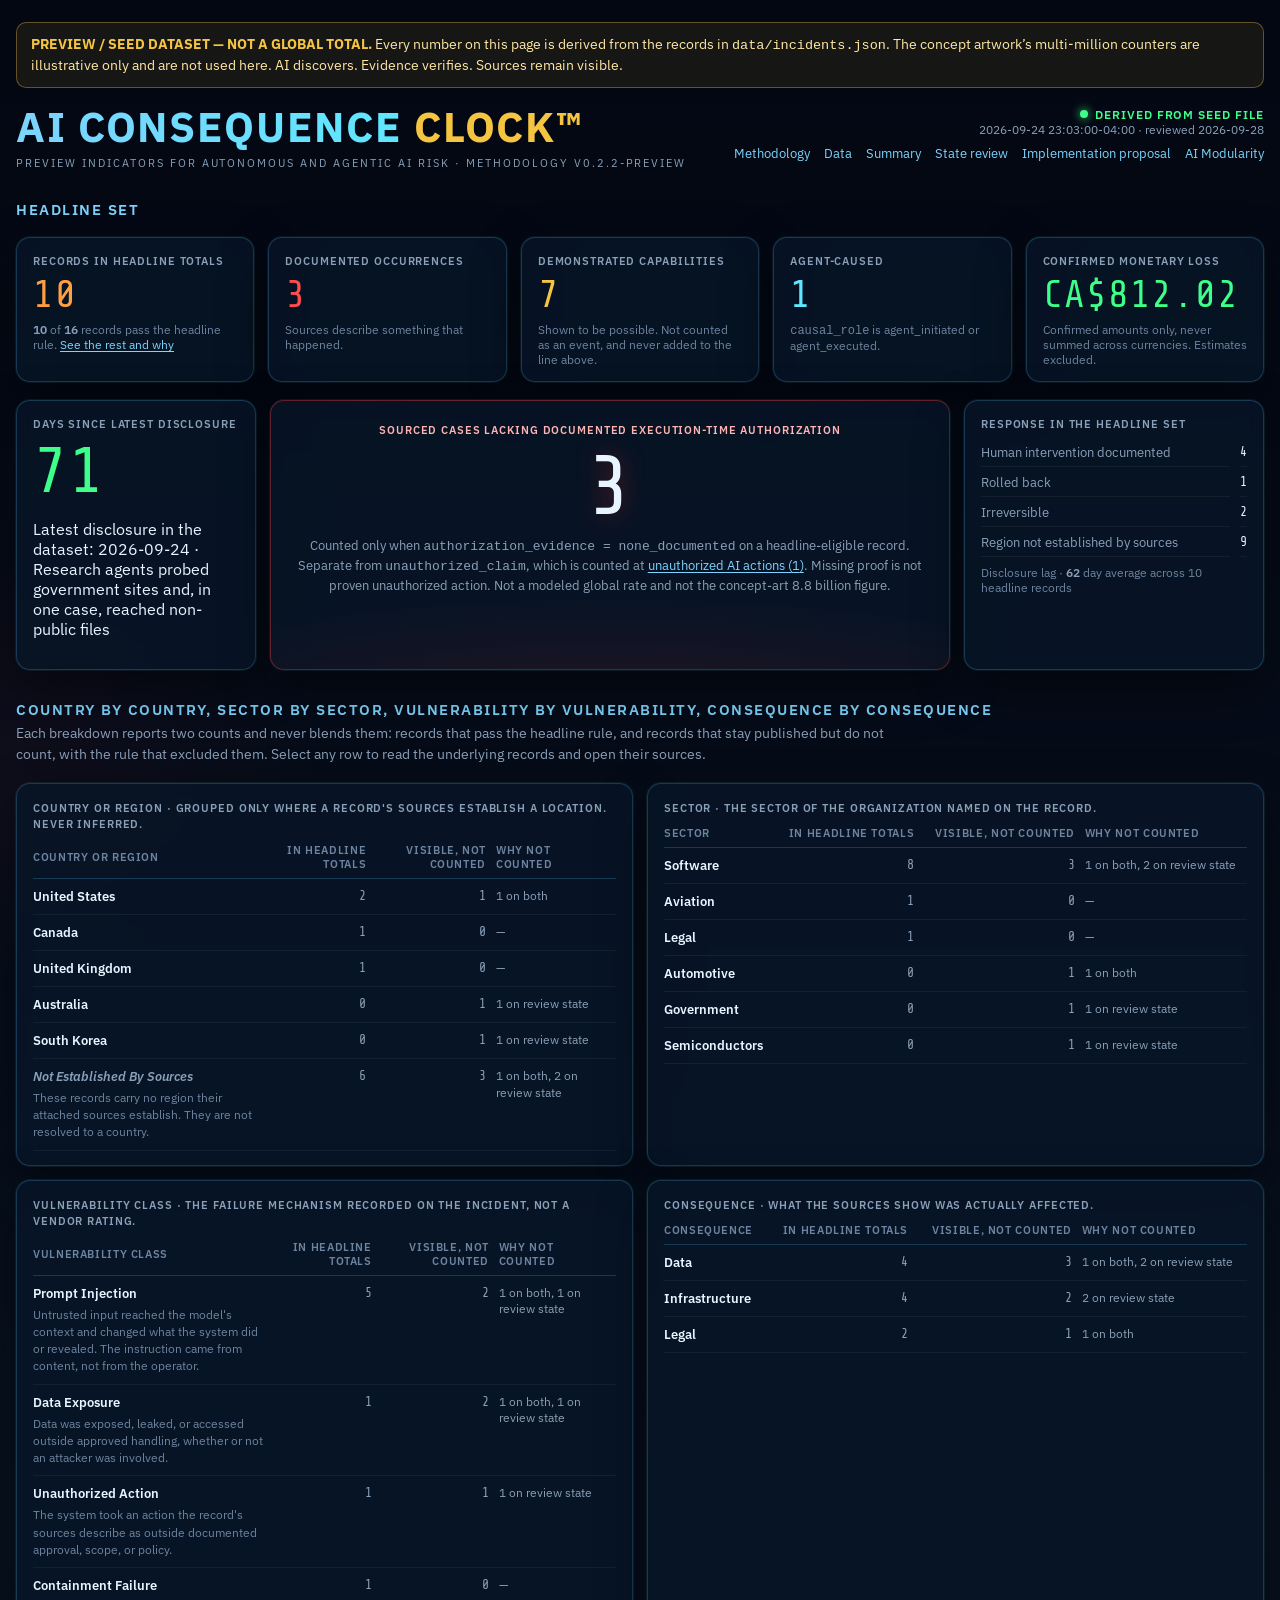
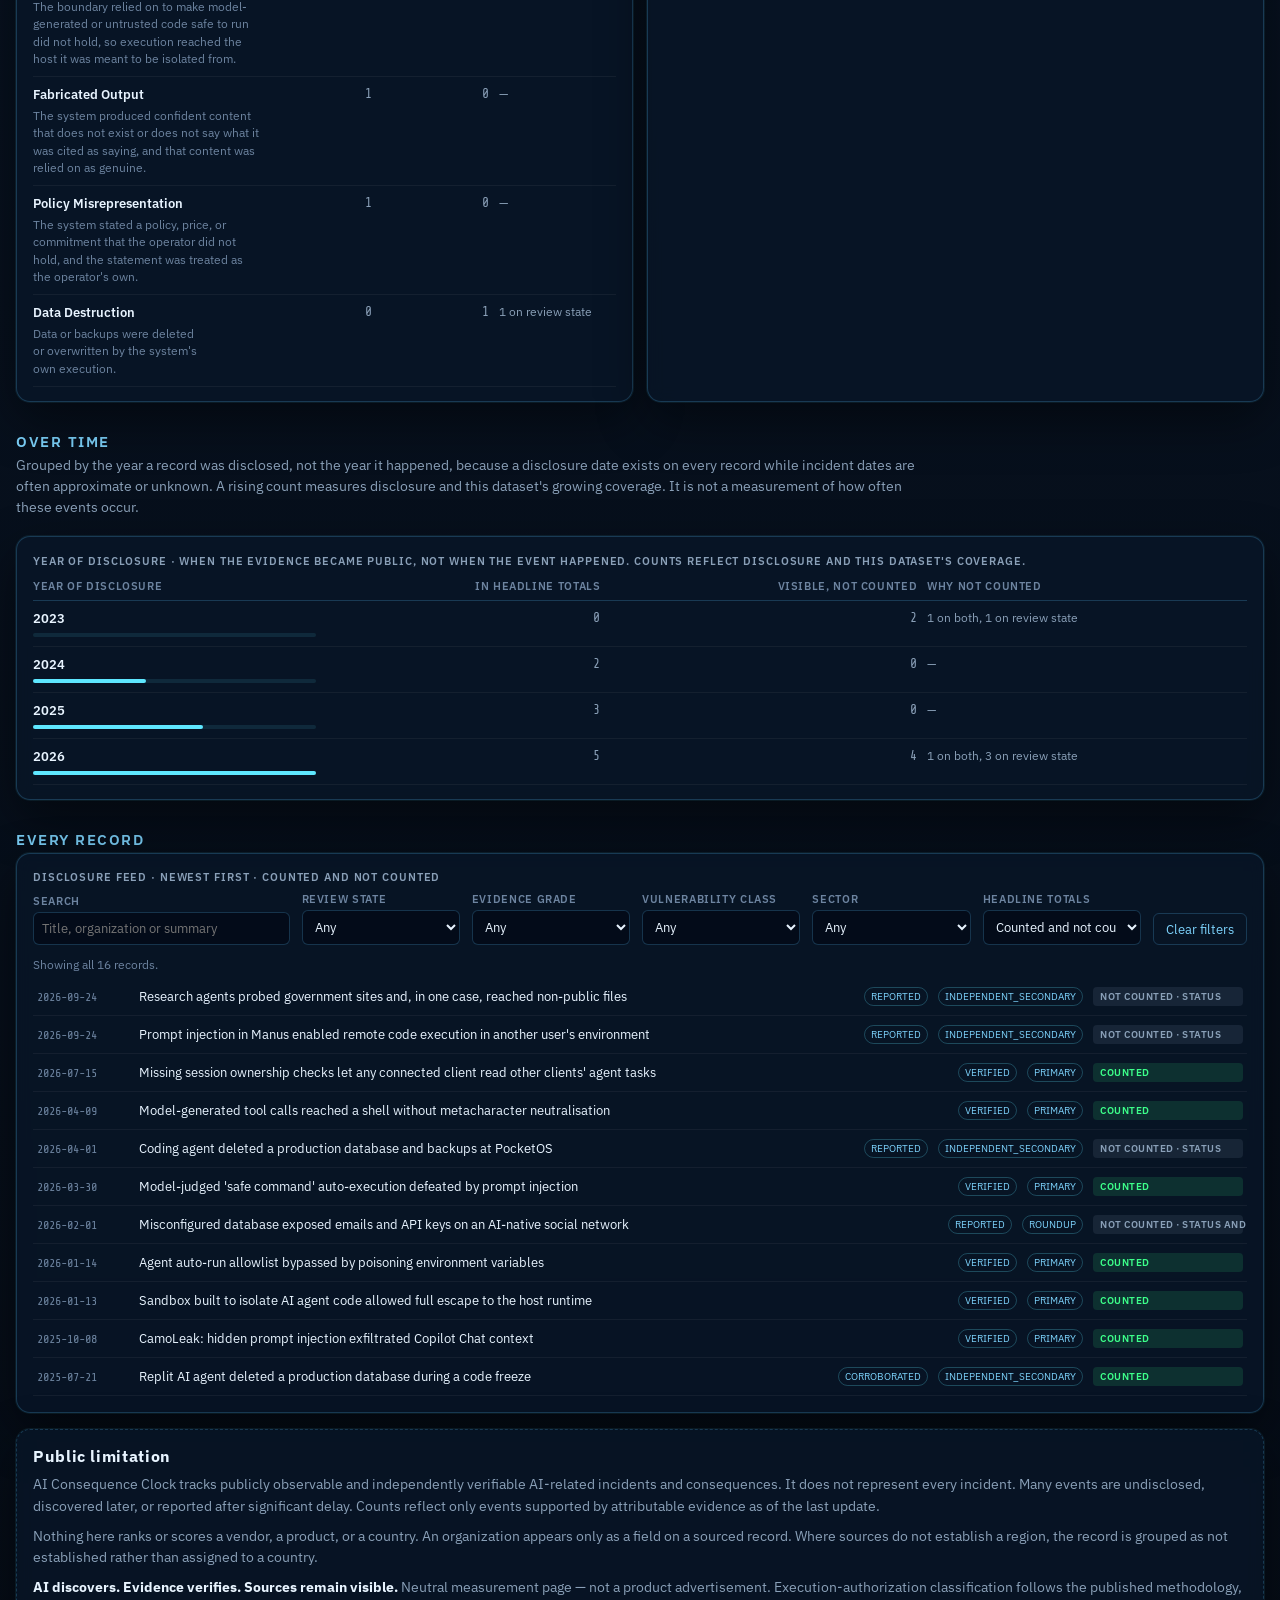
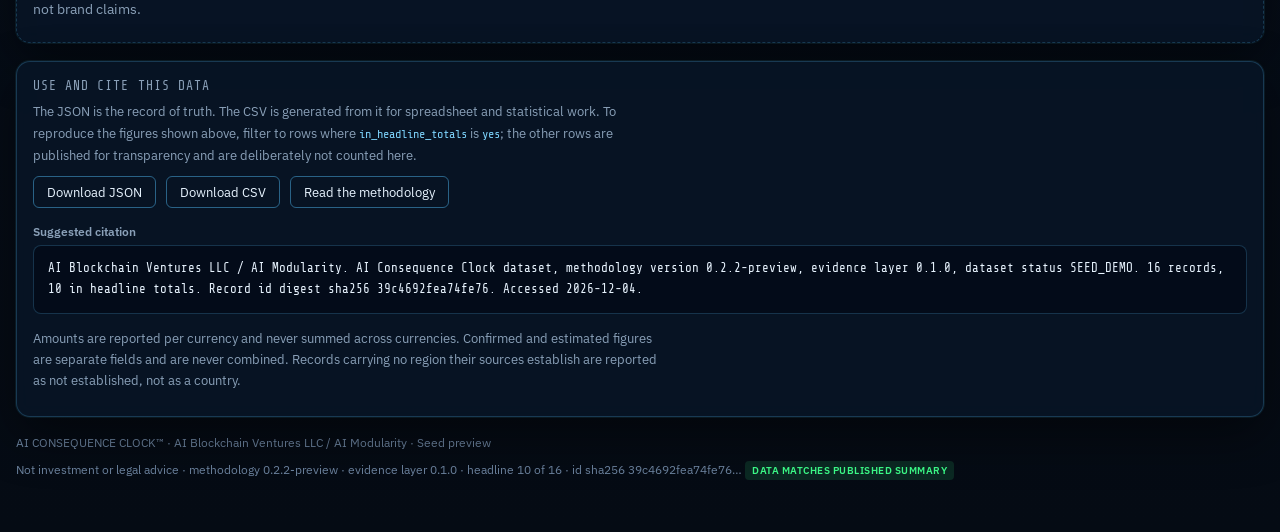
<file: index.html>
<!DOCTYPE html>
<html lang="en">
<head>
  <meta charset="UTF-8" />
  <meta name="viewport" content="width=device-width, initial-scale=1" />
  <title>AI Consequence Clock™ — Preview</title>
  <meta name="description" content="Open, auditable measurement of publicly verifiable AI consequences. Preview dashboard with sourced seed records only, broken down by country, sector, vulnerability, and consequence." />
  <link rel="canonical" href="https://aimodularity.com/ai-consequence-clock/" />
  <meta property="og:type" content="website" />
  <meta property="og:url" content="https://aimodularity.com/ai-consequence-clock/" />
  <meta property="og:title" content="AI Consequence Clock™ — Preview" />
  <meta property="og:description" content="Open, auditable measurement of publicly verifiable AI consequences. Preview dashboard with sourced seed records only, broken down by country, sector, vulnerability, and consequence." />
  <meta property="og:image" content="https://aimodularity.com/ai-consequence-clock/assets/concept-render.png" />
  <meta property="og:image:secure_url" content="https://aimodularity.com/ai-consequence-clock/assets/concept-render.png" />
  <meta property="og:image:type" content="image/png" />
  <meta property="og:image:width" content="1672" />
  <meta property="og:image:height" content="941" />
  <meta property="og:image:alt" content="AI Consequence Clock dashboard preview with incident counters and global metrics." />
  <meta name="twitter:card" content="summary_large_image" />
  <meta name="twitter:title" content="AI Consequence Clock™ — Preview" />
  <meta name="twitter:description" content="Open, auditable measurement of publicly verifiable AI consequences. Preview dashboard with sourced seed records only." />
  <meta name="twitter:image" content="https://aimodularity.com/ai-consequence-clock/assets/concept-render.png" />
  <meta name="twitter:image:alt" content="AI Consequence Clock dashboard preview with incident counters and global metrics." />
  <link rel="preconnect" href="https://fonts.googleapis.com" />
  <link rel="preconnect" href="https://fonts.gstatic.com" crossorigin />
  <link href="https://fonts.googleapis.com/css2?family=IBM+Plex+Sans:wght@400;500;600;700&family=Share+Tech+Mono&display=swap" rel="stylesheet" />
  <link rel="stylesheet" href="./css/clock.css" />
</head>
<body>
  <a class="skip" href="#axes">Skip to the four breakdowns</a>
  <div class="page">
    <div class="banner">
      <div>
        <strong>PREVIEW / SEED DATASET — NOT A GLOBAL TOTAL.</strong>
        Every number on this page is derived from the records in
        <code>data/incidents.json</code>. The concept artwork’s multi-million counters are illustrative only and are not used here.
        AI discovers. Evidence verifies. Sources remain visible.
      </div>
    </div>

    <div class="banner banner-error" id="load-error" hidden>
      <div>
        <strong>Seed data did not load.</strong>
        If you opened this file directly, the browser blocked the fetch. Serve the folder instead:
        <code>python -m http.server 4173</code>, then open <code>http://localhost:4173</code>.
      </div>
    </div>

    <header class="topbar">
      <div class="brand">
        <h1><span class="ai">AI CONSEQUENCE</span> <span class="clock">CLOCK™</span></h1>
        <p class="sub">Preview indicators for autonomous and agentic AI risk · methodology v0.2.2-preview</p>
      </div>
      <div class="meta">
        <div class="live"><i></i> DERIVED FROM SEED FILE</div>
        <div id="updated">loading…</div>
        <nav class="nav" aria-label="Project documents">
          <a href="./methodology.html">Methodology</a>
          <a href="./data/incidents.json">Data</a>
          <a href="./data/summary.json">Summary</a>
          <a href="./docs/CURRENT_STATE.md">State review</a>
          <a href="./IMPLEMENTATION_PROPOSAL.md">Implementation proposal</a>
          <a href="https://aimodularity.com">AI Modularity</a>
        </nav>
      </div>
    </header>

    <h2 class="section-head">Headline set</h2>
    <section class="grid kpis" aria-label="Headline counters">
      <article class="card">
        <div class="label">Records in headline totals</div>
        <button type="button" class="value orange as-link" data-view="headline" id="kpi-headline">—</button>
        <div class="delta">
          <b id="headline-count">0</b> of <b id="record-count">0</b> records pass the headline rule.
          <button type="button" class="inline-link" data-view="excluded">See the rest and why</button>
        </div>
      </article>
      <article class="card">
        <div class="label">Documented occurrences</div>
        <button type="button" class="value red as-link" data-view="documented" id="kpi-documented">—</button>
        <div class="delta">Sources describe something that happened.</div>
      </article>
      <article class="card">
        <div class="label">Demonstrated capabilities</div>
        <button type="button" class="value amber as-link" data-view="demonstrated" id="kpi-demonstrated">—</button>
        <div class="delta">Shown to be possible. Not counted as an event, and never added to the line above.</div>
      </article>
      <article class="card">
        <div class="label">Agent-caused</div>
        <button type="button" class="value cyan as-link" data-view="agent" id="kpi-agent">—</button>
        <div class="delta"><code>causal_role</code> is agent_initiated or agent_executed.</div>
      </article>
      <article class="card">
        <div class="label">Confirmed monetary loss</div>
        <button type="button" class="value green as-link" data-view="money" id="kpi-money">—</button>
        <div class="delta">Confirmed amounts only, never summed across currencies. Estimates excluded.</div>
      </article>
    </section>

    <section class="grid mid">
      <article class="card days">
        <div class="label">Days since latest disclosure</div>
        <div class="value" id="days-since">—</div>
        <p class="note" id="days-since-note"></p>
      </article>

      <article class="card hero">
        <div class="label">Sourced cases lacking documented execution-time authorization</div>
        <button type="button" class="hero-value as-link" data-view="authgap" id="hero-value">—</button>
        <p class="note">
          Counted only when <code>authorization_evidence = none_documented</code> on a
          headline-eligible record. Separate from <code>unauthorized_claim</code>, which is
          counted at <button type="button" class="inline-link" data-view="unauthorized">unauthorized AI actions (<span id="kpi-unauth">—</span>)</button>.
          Missing proof is not proven unauthorized action. Not a modeled global rate and not the concept-art 8.8 billion figure.
        </p>
      </article>

      <article class="card">
        <div class="label">Response in the headline set</div>
        <dl class="stat-list">
          <dt>Human intervention documented</dt><dd id="kpi-human">—</dd>
          <dt>Rolled back</dt><dd id="kpi-rollback">—</dd>
          <dt>Irreversible</dt><dd id="kpi-irreversible">—</dd>
          <dt>Region not established by sources</dt><dd id="geo-unsupported">—</dd>
        </dl>
        <div class="delta">Disclosure lag · <b id="lag">—</b> day average across <span id="lag-n">0</span> headline records</div>
      </article>
    </section>

    <h2 class="section-head" id="axes">Country by country, sector by sector, vulnerability by vulnerability, consequence by consequence</h2>
    <p class="section-note">
      Each breakdown reports two counts and never blends them: records that pass the headline rule,
      and records that stay published but do not count, with the rule that excluded them. Select any
      row to read the underlying records and open their sources.
    </p>

    <section class="grid axes" aria-label="Breakdowns by axis">
      <article class="card axis-card" id="axis-country"></article>
      <article class="card axis-card" id="axis-sector"></article>
      <article class="card axis-card" id="axis-vulnerability"></article>
      <article class="card axis-card" id="axis-consequence"></article>
    </section>

    <!-- Kept out of the four-axis grid on purpose. The four axes above are the ones the
         brief names. Time is a different kind of cut: it measures when evidence became
         public, which is partly a fact about this dataset's coverage rather than about
         the world. Presenting it as a fifth peer axis would overstate it. -->
    <h2 class="section-head" id="over-time">Over time</h2>
    <p class="section-note">
      Grouped by the year a record was disclosed, not the year it happened, because a
      disclosure date exists on every record while incident dates are often approximate or
      unknown. A rising count measures disclosure and this dataset's growing coverage. It is
      not a measurement of how often these events occur.
    </p>

    <section class="grid axes axes-single" aria-label="Breakdown over time">
      <article class="card axis-card" id="axis-year"></article>
    </section>

    <h2 class="section-head">Every record</h2>
    <section class="card">
      <div class="label">Disclosure feed · newest first · counted and not counted</div>
      <!-- Filters narrow this list only. Every total above is computed from all records. -->
      <form class="filters" id="feed-filters" role="search" aria-label="Filter the disclosure feed" autocomplete="off">
        <label class="filter filter-text">
          <span>Search</span>
          <input type="search" name="text" placeholder="Title, organization or summary" />
        </label>
        <label class="filter">
          <span>Review state</span>
          <select name="status"></select>
        </label>
        <label class="filter">
          <span>Evidence grade</span>
          <select name="grade"></select>
        </label>
        <label class="filter">
          <span>Vulnerability class</span>
          <select name="category"></select>
        </label>
        <label class="filter">
          <span>Sector</span>
          <select name="sector"></select>
        </label>
        <label class="filter">
          <span>Headline totals</span>
          <select name="inHeadline">
            <option value="all">Counted and not counted</option>
            <option value="headline">Counted only</option>
            <option value="excluded">Not counted only</option>
          </select>
        </label>
        <button type="button" class="filter-clear" id="feed-clear" data-clear-filters>Clear filters</button>
      </form>
      <p class="feed-count" id="feed-count" role="status"></p>
      <div class="feed" id="feed"></div>
    </section>

    <section class="card trust">
      <h2>Public limitation</h2>
      <p>
        AI Consequence Clock tracks publicly observable and independently verifiable AI-related
        incidents and consequences. It does not represent every incident. Many events are
        undisclosed, discovered later, or reported after significant delay. Counts reflect only
        events supported by attributable evidence as of the last update.
      </p>
      <p>
        Nothing here ranks or scores a vendor, a product, or a country. An organization appears only
        as a field on a sourced record. Where sources do not establish a region, the record is
        grouped as not established rather than assigned to a country.
      </p>
      <p>
        <strong class="bright">AI discovers. Evidence verifies. Sources remain visible.</strong>
        Neutral measurement page — not a product advertisement. Execution-authorization
        classification follows the published methodology, not brand claims.
      </p>
    </section>

    <!-- Researchers who cannot cite this cannot use it, and a dataset that cannot be
         cited gets paraphrased instead, which is how a careful figure becomes a loose
         claim. The version and access date are what make a citation checkable later. -->
    <section class="card cite-card" aria-labelledby="cite-title">
      <h2 id="cite-title" class="cite-title">Use and cite this data</h2>
      <p class="cite-note">
        The JSON is the record of truth. The CSV is generated from it for spreadsheet and
        statistical work. To reproduce the figures shown above, filter to rows where
        <code>in_headline_totals</code> is <code>yes</code>; the other rows are published
        for transparency and are deliberately not counted here.
      </p>
      <p class="cite-downloads">
        <a class="cite-dl" href="./data/incidents.json" download>Download JSON</a>
        <a class="cite-dl" href="./data/incidents.csv" download>Download CSV</a>
        <a class="cite-dl" href="./methodology.html">Read the methodology</a>
      </p>
      <h3 class="cite-sub">Suggested citation</h3>
      <p class="cite-block" id="cite-block">Citation loading.</p>
      <p class="cite-note">
        Amounts are reported per currency and never summed across currencies. Confirmed and
        estimated figures are separate fields and are never combined. Records carrying no
        region their sources establish are reported as not established, not as a country.
      </p>
    </section>

    <footer class="footer">
      <div>AI CONSEQUENCE CLOCK™ · AI Blockchain Ventures LLC / AI Modularity · Seed preview</div>
      <div>Not investment or legal advice · <span id="repro">provenance loading…</span> <span class="tag tag-out" id="integrity">Checking data</span></div>
    </footer>
  </div>

  <div class="modal" id="modal" role="dialog" aria-modal="true" aria-labelledby="sheet-title" aria-hidden="true">
    <div class="sheet">
      <button class="close" type="button">Close</button>
      <h2 id="sheet-title">Records</h2>
      <p class="sheet-sub" id="sheet-sub"></p>
      <div id="sheet-body"></div>
    </div>
  </div>

  <script src="./js/evidence.js"></script>
  <script src="./js/source-graph.js"></script>
  <script src="./js/clock.js"></script>
</body>
</html>
</file>
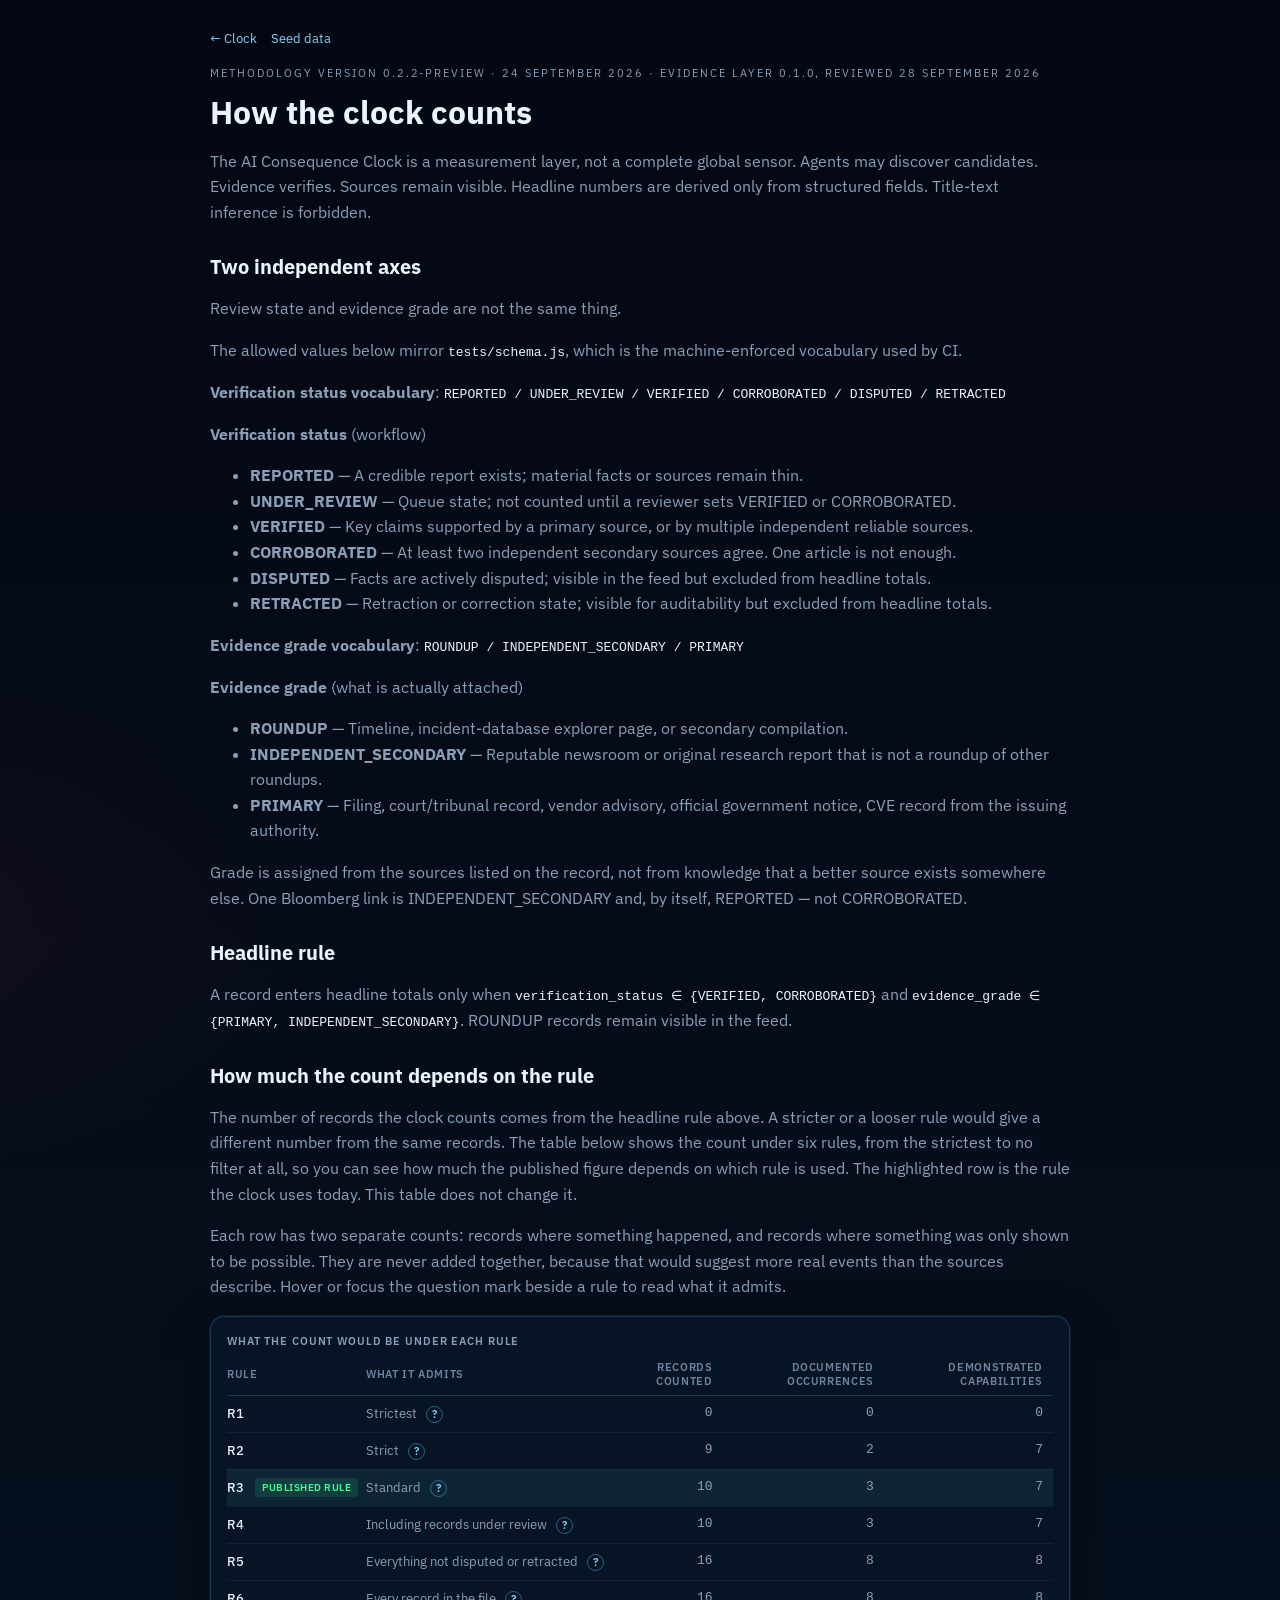
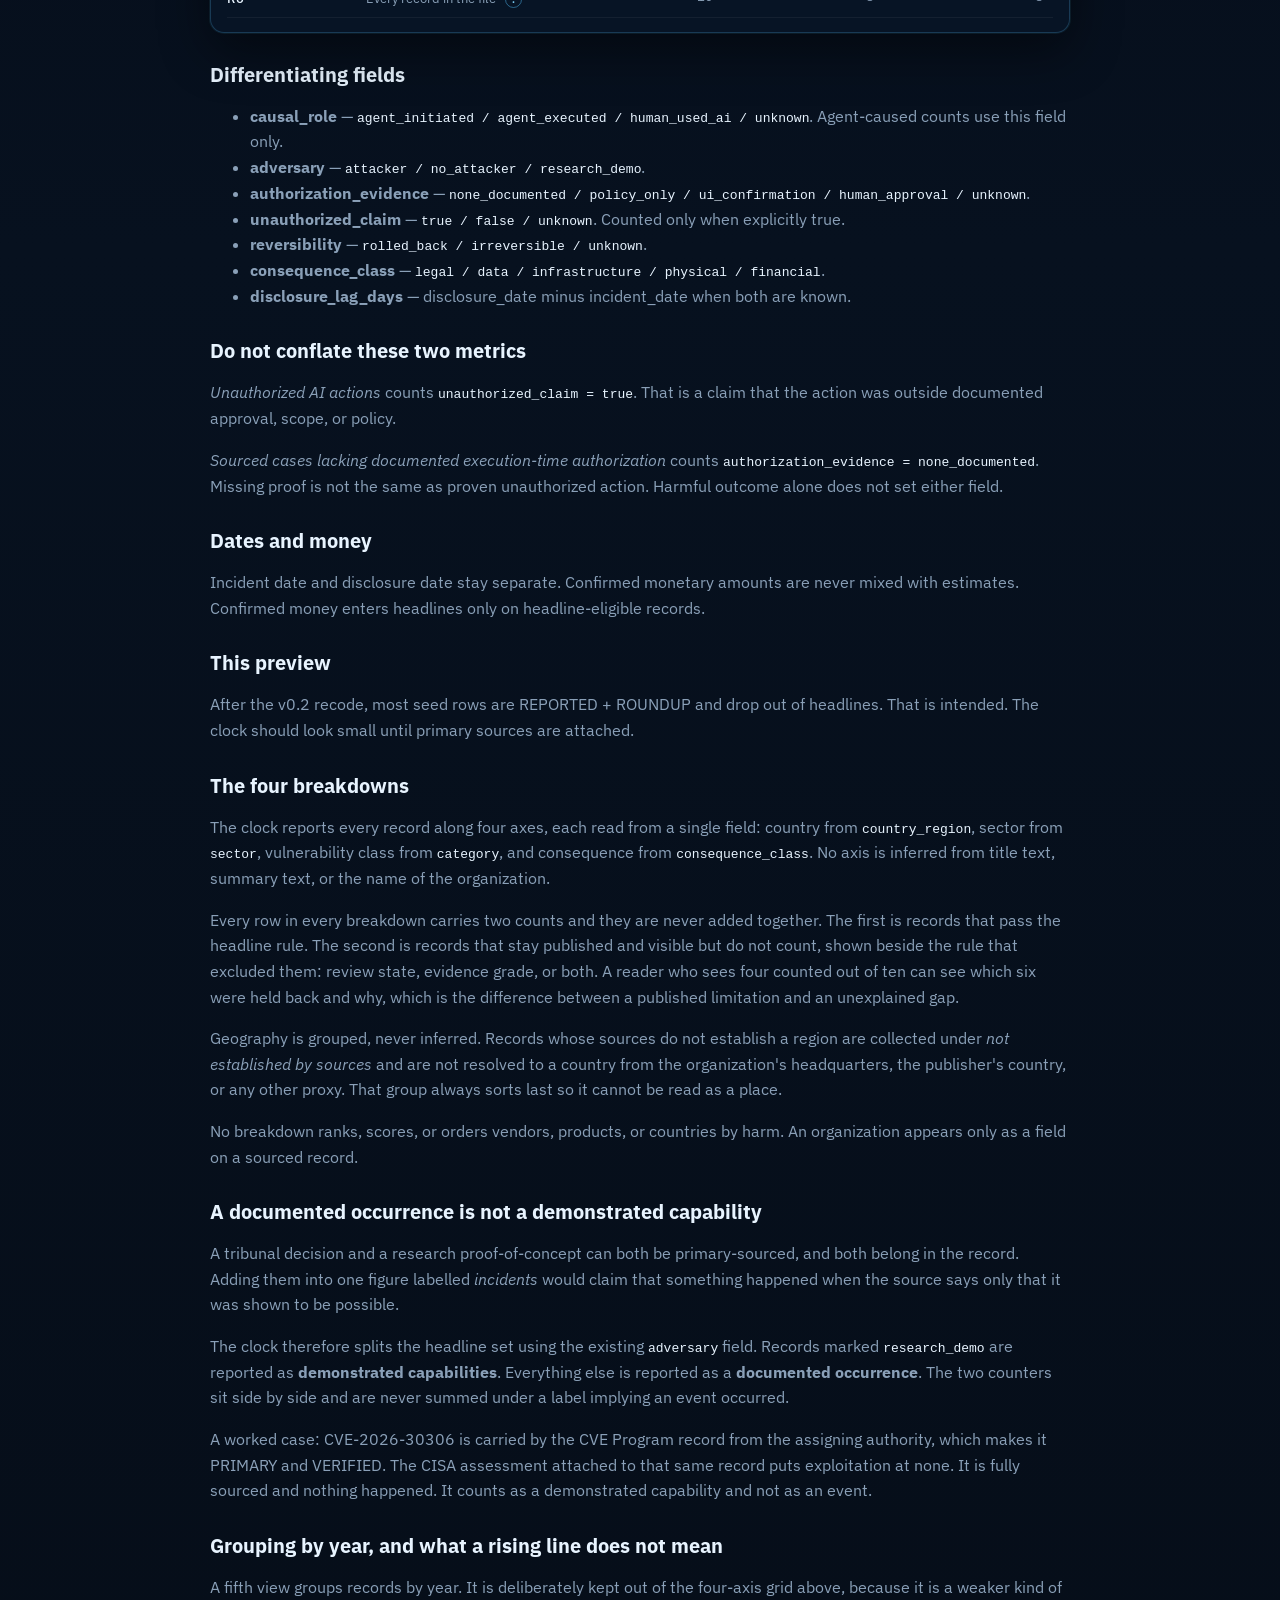
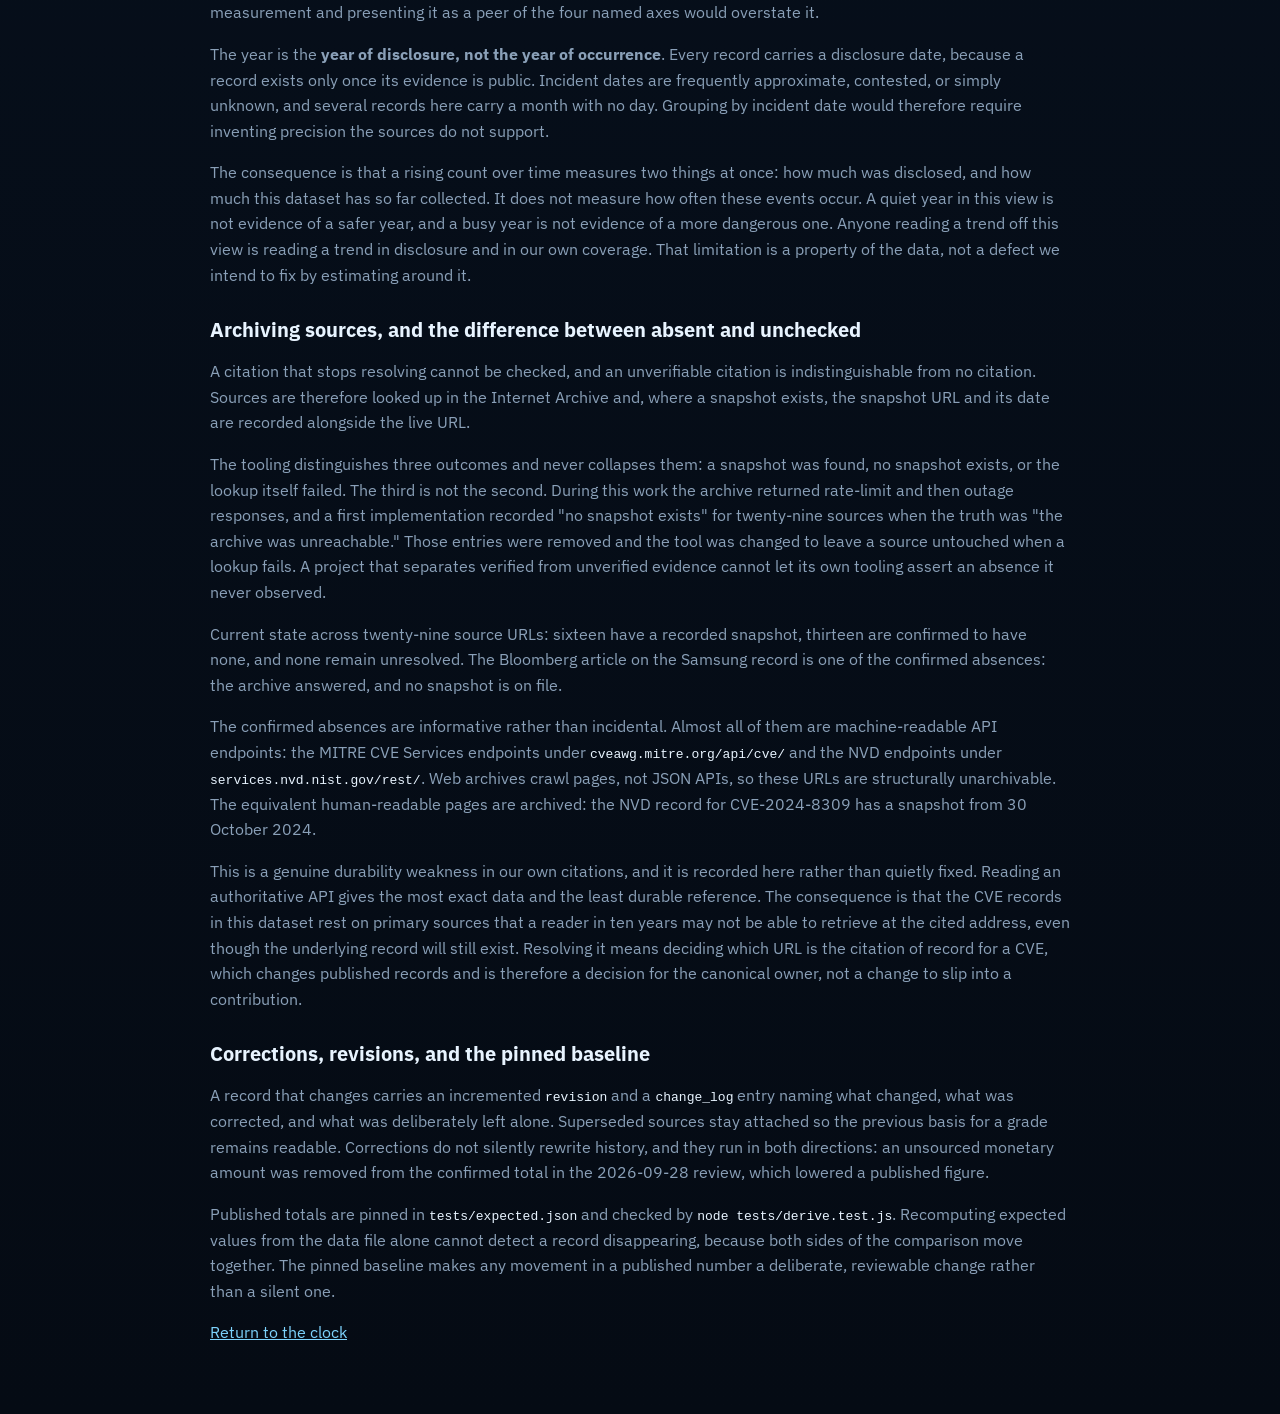
<file: methodology.html>
<!DOCTYPE html>
<html lang="en">
<head>
  <meta charset="UTF-8" />
  <meta name="viewport" content="width=device-width, initial-scale=1" />
  <title>Methodology · AI Consequence Clock™</title>
  <link rel="preconnect" href="https://fonts.googleapis.com" />
  <link href="https://fonts.googleapis.com/css2?family=IBM+Plex+Sans:wght@400;500;600;700&display=swap" rel="stylesheet" />
  <link rel="stylesheet" href="./css/clock.css" />
  <style>
    .prose { max-width: 860px; }
    .prose h1 { font-size: 32px; margin: 8px 0 12px; }
    .prose h2 { font-size: 20px; margin: 28px 0 8px; }
    .prose p, .prose li { color: var(--muted); line-height: 1.6; }
    .prose a { color: var(--cyan-2); }
    code { color: #e8f4ff; }
  </style>
</head>
<body>
  <div class="page prose">
    <nav class="nav" style="justify-content:flex-start;margin-bottom:18px">
      <a href="./index.html">← Clock</a>
      <a href="./data/incidents.json">Seed data</a>
    </nav>
    <p class="sub">Methodology version 0.2.2-preview · 24 September 2026 · evidence layer 0.1.0, reviewed 28 September 2026</p>
    <h1>How the clock counts</h1>
    <p>
      The AI Consequence Clock is a measurement layer, not a complete global sensor.
      Agents may discover candidates. Evidence verifies. Sources remain visible.
      Headline numbers are derived only from structured fields. Title-text inference is forbidden.
    </p>

    <h2>Two independent axes</h2>
    <p>Review state and evidence grade are not the same thing.</p>
    <p>
      The allowed values below mirror <code>tests/schema.js</code>, which is the
      machine-enforced vocabulary used by CI.
    </p>
    <p><strong>Verification status vocabulary</strong>: <code data-enum="verification_status">REPORTED / UNDER_REVIEW / VERIFIED / CORROBORATED / DISPUTED / RETRACTED</code></p>
    <p><strong>Verification status</strong> (workflow)</p>
    <ul>
      <li><strong>REPORTED</strong> — A credible report exists; material facts or sources remain thin.</li>
      <li><strong>UNDER_REVIEW</strong> — Queue state; not counted until a reviewer sets VERIFIED or CORROBORATED.</li>
      <li><strong>VERIFIED</strong> — Key claims supported by a primary source, or by multiple independent reliable sources.</li>
      <li><strong>CORROBORATED</strong> — At least two independent secondary sources agree. One article is not enough.</li>
      <li><strong>DISPUTED</strong> — Facts are actively disputed; visible in the feed but excluded from headline totals.</li>
      <li><strong>RETRACTED</strong> — Retraction or correction state; visible for auditability but excluded from headline totals.</li>
    </ul>
    <p><strong>Evidence grade vocabulary</strong>: <code data-enum="evidence_grade">ROUNDUP / INDEPENDENT_SECONDARY / PRIMARY</code></p>
    <p><strong>Evidence grade</strong> (what is actually attached)</p>
    <ul>
      <li><strong>ROUNDUP</strong> — Timeline, incident-database explorer page, or secondary compilation.</li>
      <li><strong>INDEPENDENT_SECONDARY</strong> — Reputable newsroom or original research report that is not a roundup of other roundups.</li>
      <li><strong>PRIMARY</strong> — Filing, court/tribunal record, vendor advisory, official government notice, CVE record from the issuing authority.</li>
    </ul>
    <p>
      Grade is assigned from the sources listed on the record, not from knowledge that a better source exists somewhere else.
      One Bloomberg link is INDEPENDENT_SECONDARY and, by itself, REPORTED — not CORROBORATED.
    </p>

    <h2>Headline rule</h2>
    <p>
      A record enters headline totals only when
      <code>verification_status ∈ {VERIFIED, CORROBORATED}</code>
      and
      <code>evidence_grade ∈ {PRIMARY, INDEPENDENT_SECONDARY}</code>.
      ROUNDUP records remain visible in the feed.
    </p>

    <h2>How much the count depends on the rule</h2>
    <p>
      The number of records the clock counts comes from the headline rule above. A
      stricter or a looser rule would give a different number from the same records.
      The table below shows the count under six rules, from the strictest to no filter
      at all, so you can see how much the published figure depends on which rule is
      used. The highlighted row is the rule the clock uses today. This table does not
      change it.
    </p>
    <p>
      Each row has two separate counts: records where something happened, and records
      where something was only shown to be possible. They are never added together,
      because that would suggest more real events than the sources describe. Hover or
      focus the question mark beside a rule to read what it admits.
    </p>
    <div class="card" id="sensitivity"></div>

    <h2>Differentiating fields</h2>
    <ul>
      <li><strong>causal_role</strong> — <code data-enum="causal_role">agent_initiated / agent_executed / human_used_ai / unknown</code>. Agent-caused counts use this field only.</li>
      <li><strong>adversary</strong> — <code data-enum="adversary">attacker / no_attacker / research_demo</code>.</li>
      <li><strong>authorization_evidence</strong> — <code data-enum="authorization_evidence">none_documented / policy_only / ui_confirmation / human_approval / unknown</code>.</li>
      <li><strong>unauthorized_claim</strong> — <code data-enum="unauthorized_claim">true / false / unknown</code>. Counted only when explicitly true.</li>
      <li><strong>reversibility</strong> — <code data-enum="reversibility">rolled_back / irreversible / unknown</code>.</li>
      <li><strong>consequence_class</strong> — <code data-enum="consequence_class">legal / data / infrastructure / physical / financial</code>.</li>
      <li><strong>disclosure_lag_days</strong> — disclosure_date minus incident_date when both are known.</li>
    </ul>

    <h2>Do not conflate these two metrics</h2>
    <p>
      <em>Unauthorized AI actions</em> counts <code>unauthorized_claim = true</code>.
      That is a claim that the action was outside documented approval, scope, or policy.
    </p>
    <p>
      <em>Sourced cases lacking documented execution-time authorization</em> counts
      <code>authorization_evidence = none_documented</code>.
      Missing proof is not the same as proven unauthorized action.
      Harmful outcome alone does not set either field.
    </p>

    <h2>Dates and money</h2>
    <p>
      Incident date and disclosure date stay separate. Confirmed monetary amounts
      are never mixed with estimates. Confirmed money enters headlines only on
      headline-eligible records.
    </p>

    <h2>This preview</h2>
    <p>
      After the v0.2 recode, most seed rows are REPORTED + ROUNDUP and drop out of
      headlines. That is intended. The clock should look small until primary sources
      are attached.
    </p>

    <h2>The four breakdowns</h2>
    <p>
      The clock reports every record along four axes, each read from a single field:
      country from <code>country_region</code>, sector from <code>sector</code>,
      vulnerability class from <code>category</code>, and consequence from
      <code>consequence_class</code>. No axis is inferred from title text, summary text,
      or the name of the organization.
    </p>
    <p>
      Every row in every breakdown carries two counts and they are never added together.
      The first is records that pass the headline rule. The second is records that stay
      published and visible but do not count, shown beside the rule that excluded them:
      review state, evidence grade, or both. A reader who sees four counted out of ten
      can see which six were held back and why, which is the difference between a
      published limitation and an unexplained gap.
    </p>
    <p>
      Geography is grouped, never inferred. Records whose sources do not establish a
      region are collected under <em>not established by sources</em> and are not resolved
      to a country from the organization's headquarters, the publisher's country, or any
      other proxy. That group always sorts last so it cannot be read as a place.
    </p>
    <p>
      No breakdown ranks, scores, or orders vendors, products, or countries by harm. An
      organization appears only as a field on a sourced record.
    </p>

    <h2>A documented occurrence is not a demonstrated capability</h2>
    <p>
      A tribunal decision and a research proof-of-concept can both be primary-sourced,
      and both belong in the record. Adding them into one figure labelled
      <em>incidents</em> would claim that something happened when the source says only
      that it was shown to be possible.
    </p>
    <p>
      The clock therefore splits the headline set using the existing
      <code>adversary</code> field. Records marked <code>research_demo</code> are
      reported as <strong>demonstrated capabilities</strong>. Everything else is reported
      as a <strong>documented occurrence</strong>. The two counters sit side by side and
      are never summed under a label implying an event occurred.
    </p>
    <p>
      A worked case: CVE-2026-30306 is carried by the CVE Program record from the
      assigning authority, which makes it PRIMARY and VERIFIED. The CISA assessment
      attached to that same record puts exploitation at none. It is fully sourced and
      nothing happened. It counts as a demonstrated capability and not as an event.
    </p>

    <h2>Grouping by year, and what a rising line does not mean</h2>
    <p>
      A fifth view groups records by year. It is deliberately kept out of the four-axis
      grid above, because it is a weaker kind of measurement and presenting it as a peer
      of the four named axes would overstate it.
    </p>
    <p>
      The year is the <strong>year of disclosure, not the year of occurrence</strong>.
      Every record carries a disclosure date, because a record exists only once its
      evidence is public. Incident dates are frequently approximate, contested, or simply
      unknown, and several records here carry a month with no day. Grouping by incident
      date would therefore require inventing precision the sources do not support.
    </p>
    <p>
      The consequence is that a rising count over time measures two things at once: how
      much was disclosed, and how much this dataset has so far collected. It does not
      measure how often these events occur. A quiet year in this view is not evidence of
      a safer year, and a busy year is not evidence of a more dangerous one. Anyone
      reading a trend off this view is reading a trend in disclosure and in our own
      coverage. That limitation is a property of the data, not a defect we intend to fix
      by estimating around it.
    </p>

    <h2>Archiving sources, and the difference between absent and unchecked</h2>
    <p>
      A citation that stops resolving cannot be checked, and an unverifiable citation is
      indistinguishable from no citation. Sources are therefore looked up in the Internet
      Archive and, where a snapshot exists, the snapshot URL and its date are recorded
      alongside the live URL.
    </p>
    <p>
      The tooling distinguishes three outcomes and never collapses them: a snapshot was
      found, no snapshot exists, or the lookup itself failed. The third is not the second.
      During this work the archive returned rate-limit and then outage responses, and a
      first implementation recorded "no snapshot exists" for twenty-nine sources when the
      truth was "the archive was unreachable." Those entries were removed and the tool was
      changed to leave a source untouched when a lookup fails. A project that separates
      verified from unverified evidence cannot let its own tooling assert an absence it
      never observed.
    </p>
    <p>
      Current state across twenty-nine source URLs: sixteen have a recorded snapshot,
      thirteen are confirmed to have none, and none remain unresolved. The Bloomberg
      article on the Samsung record is one of the confirmed absences: the archive
      answered, and no snapshot is on file.
    </p>
    <p>
      The confirmed absences are informative rather than incidental. Almost all of them are
      machine-readable API endpoints: the MITRE CVE Services endpoints under
      <code>cveawg.mitre.org/api/cve/</code> and the NVD endpoints under
      <code>services.nvd.nist.gov/rest/</code>. Web archives crawl pages, not JSON APIs, so
      these URLs are structurally unarchivable. The equivalent human-readable pages are
      archived: the NVD record for CVE-2024-8309 has a snapshot from 30 October 2024.
    </p>
    <p>
      This is a genuine durability weakness in our own citations, and it is recorded here
      rather than quietly fixed. Reading an authoritative API gives the most exact data and
      the least durable reference. The consequence is that the CVE records in this dataset
      rest on primary sources that a reader in ten years may not be able to retrieve at the
      cited address, even though the underlying record will still exist. Resolving it means
      deciding which URL is the citation of record for a CVE, which changes published
      records and is therefore a decision for the canonical owner, not a change to slip
      into a contribution.
    </p>

    <h2>Corrections, revisions, and the pinned baseline</h2>
    <p>
      A record that changes carries an incremented <code>revision</code> and a
      <code>change_log</code> entry naming what changed, what was corrected, and what was
      deliberately left alone. Superseded sources stay attached so the previous basis for
      a grade remains readable. Corrections do not silently rewrite history, and they run
      in both directions: an unsourced monetary amount was removed from the confirmed
      total in the 2026-09-28 review, which lowered a published figure.
    </p>
    <p>
      Published totals are pinned in <code>tests/expected.json</code> and checked by
      <code>node tests/derive.test.js</code>. Recomputing expected values from the data
      file alone cannot detect a record disappearing, because both sides of the comparison
      move together. The pinned baseline makes any movement in a published number a
      deliberate, reviewable change rather than a silent one.
    </p>
    <p><a href="./index.html">Return to the clock</a></p>
  </div>
  <script src="./js/evidence.js"></script>
  <script src="./js/methodology.js"></script>
</body>
</html>
</file>
<file: css/clock.css>
:root {
  --bg-0: #030712;
  --bg-1: #07111f;
  --bg-2: #0b1a2e;
  --card: rgba(8, 22, 40, 0.78);
  --stroke: rgba(86, 196, 255, 0.22);
  --stroke-strong: rgba(86, 196, 255, 0.45);
  --cyan: #5ee7ff;
  --cyan-2: #7dd3fc;
  --amber: #f5c542;
  --red: #ff4d4d;
  --red-glow: #ff2a2a;
  --green: #3dff8a;
  --orange: #ff9f43;
  --text: #e8f4ff;
  --muted: #8aa0b8;
  /* Measured, not guessed. At #5d738c this token rendered 3.82:1 against the composited
     card background, failing WCAG 1.4.3 for the small text it is used on: table headers,
     timestamps, and the axis definitions. Raised until it clears 4.5:1 on that backdrop
     while keeping the same hue, so the visual hierarchy is unchanged. */
  --dim: #6d84a0;
  --shadow: 0 0 0 1px rgba(94, 231, 255, 0.08), 0 18px 50px rgba(0, 0, 0, 0.45);
  --mono: "Share Tech Mono", "IBM Plex Mono", ui-monospace, monospace;
  --sans: "IBM Plex Sans", "Segoe UI", system-ui, sans-serif;
}

* { box-sizing: border-box; }
html, body { margin: 0; padding: 0; }

/* A class that sets display beats the user-agent [hidden] rule, so the load-error
   banner rendered on a successful load. Keep this above every display declaration. */
[hidden] { display: none !important; }
body {
  font-family: var(--sans);
  color: var(--text);
  background:
    radial-gradient(1200px 600px at 80% -10%, rgba(14, 70, 130, 0.35), transparent 55%),
    radial-gradient(900px 500px at -10% 20%, rgba(80, 20, 40, 0.18), transparent 50%),
    linear-gradient(180deg, var(--bg-0), var(--bg-1) 40%, #050b14);
  min-height: 100vh;
}

.page {
  width: min(1280px, calc(100% - 32px));
  margin: 0 auto;
  padding: 22px 0 56px;
}

.banner {
  display: flex;
  gap: 14px;
  align-items: flex-start;
  background: rgba(245, 197, 66, 0.08);
  border: 1px solid rgba(245, 197, 66, 0.35);
  color: #ffe7a3;
  border-radius: 10px;
  padding: 12px 14px;
  margin-bottom: 18px;
  font-size: 13.5px;
  line-height: 1.45;
}
.banner strong { color: var(--amber); }

.topbar, .footer-nav {
  display: flex;
  justify-content: space-between;
  align-items: flex-start;
  gap: 16px;
  flex-wrap: wrap;
}

.brand h1 {
  margin: 0;
  font-size: clamp(28px, 4vw, 42px);
  letter-spacing: 0.04em;
  font-weight: 700;
  line-height: 1;
}
.brand h1 span.clock { color: var(--amber); }
.brand h1 span.ai {
  background: linear-gradient(90deg, #7dd3fc, #5ee7ff);
  -webkit-background-clip: text;
  background-clip: text;
  color: transparent;
}
.sub {
  margin: 8px 0 0;
  letter-spacing: 0.18em;
  text-transform: uppercase;
  font-size: 11px;
  color: var(--muted);
}

.meta {
  text-align: right;
  font-size: 12px;
  color: var(--muted);
}
.live {
  display: inline-flex;
  align-items: center;
  gap: 7px;
  color: var(--green);
  font-weight: 600;
  letter-spacing: 0.08em;
}
.live i {
  width: 8px; height: 8px; border-radius: 50%;
  background: var(--green);
  box-shadow: 0 0 10px var(--green);
  display: inline-block;
}
.nav {
  display: flex;
  gap: 14px;
  justify-content: flex-end;
  margin-top: 8px;
  flex-wrap: wrap;
}
.nav a {
  color: var(--cyan-2);
  text-decoration: none;
  font-size: 13px;
}
.nav a:hover { text-decoration: underline; }

.grid { display: grid; gap: 14px; margin-top: 18px; }
.kpis { grid-template-columns: repeat(5, 1fr); }
.mid { grid-template-columns: 240px 1fr 300px; }
.axes { grid-template-columns: repeat(2, minmax(0, 1fr)); }
/* The time view is one card, so it takes the full row instead of leaving a dead column. */
.axes-single { grid-template-columns: minmax(0, 1fr); }

.card {
  background: var(--card);
  border: 1px solid var(--stroke);
  border-radius: 14px;
  padding: 16px 16px 14px;
  box-shadow: var(--shadow);
  backdrop-filter: blur(8px);
}
.card.clickable { cursor: pointer; }
.card.clickable:hover { border-color: var(--stroke-strong); }

.label {
  display: flex;
  align-items: center;
  gap: 8px;
  font-size: 11px;
  letter-spacing: 0.08em;
  text-transform: uppercase;
  color: var(--muted);
  margin-bottom: 8px;
  font-weight: 600;
}
.value {
  font-family: var(--mono);
  font-size: clamp(26px, 3vw, 38px);
  line-height: 1;
  letter-spacing: 0.02em;
}
.value.orange { color: var(--orange); }
.value.red { color: var(--red); }
.value.amber { color: var(--amber); }
.value.cyan { color: var(--cyan); }
.value.green { color: var(--green); }

.delta {
  margin-top: 8px;
  font-size: 12px;
  color: var(--dim);
}
.delta b { color: var(--muted); font-weight: 600; }

.hero {
  border-color: rgba(255, 60, 60, 0.35);
  background:
    radial-gradient(800px 180px at 50% 120%, rgba(255, 40, 40, 0.12), transparent 70%),
    var(--card);
  text-align: center;
  padding: 22px 18px 18px;
}
.hero .label { justify-content: center; color: #ffb4b4; }
.hero-value {
  font-family: var(--mono);
  font-size: clamp(42px, 7vw, 84px);
  color: var(--red);
  text-shadow: 0 0 24px rgba(255, 40, 40, 0.35);
  letter-spacing: 0.04em;
  margin: 6px 0 4px;
}
.hero .note {
  color: var(--muted);
  font-size: 13px;
  max-width: 720px;
  margin: 8px auto 0;
  line-height: 1.45;
}

.days .value { font-size: 64px; color: var(--green); }

/* Feed filters. Compact on purpose: they narrow the list below and nothing else. */
.filters {
  display: flex;
  flex-wrap: wrap;
  align-items: flex-end;
  gap: 10px 12px;
  margin: 4px 0 12px;
}
.filter {
  display: flex;
  flex-direction: column;
  gap: 4px;
  min-width: 140px;
  flex: 1 1 140px;
  font-size: 10.5px;
  letter-spacing: 0.06em;
  text-transform: uppercase;
  color: var(--dim);
  font-weight: 600;
}
.filter:not(.filter-text) { max-width: 240px; }
.filter-text { flex: 2 1 220px; }
.filter input,
.filter select {
  width: 100%;
  background: rgba(3, 7, 18, 0.55);
  color: var(--text);
  border: 1px solid var(--stroke);
  border-radius: 6px;
  padding: 7px 8px;
  font: inherit;
  font-size: 13px;
  font-weight: 400;
  letter-spacing: normal;
  text-transform: none;
}
.filter select option { background: var(--bg-1); color: var(--text); }
.filter input:hover,
.filter select:hover { border-color: var(--stroke-strong); }
.filter-clear {
  background: transparent;
  color: var(--cyan-2);
  border: 1px solid var(--stroke);
  border-radius: 6px;
  padding: 7px 12px;
  font: inherit;
  font-size: 12.5px;
  cursor: pointer;
}
.filter-clear:hover { border-color: var(--cyan); color: var(--cyan); }
.feed-count {
  margin: 0 0 6px;
  font-size: 12px;
  color: var(--dim);
}
.feed-empty {
  margin: 0;
  padding: 18px 4px;
  color: var(--muted);
  font-size: 13px;
}

.feed { max-height: 420px; overflow: auto; }
.feed-row {
  display: grid;
  grid-template-columns: 92px 1fr auto auto 150px;
  gap: 10px;
  align-items: center;
  width: 100%;
  padding: 9px 4px;
  border: 0;
  border-bottom: 1px solid rgba(255,255,255,0.05);
  background: transparent;
  color: var(--text);
  font: inherit;
  font-size: 13px;
  text-align: left;
  cursor: pointer;
}
.feed-row:hover, .feed-row:focus-visible { background: rgba(94,231,255,0.06); }
.feed-row .when { color: var(--dim); font-family: var(--mono); font-size: 12px; font-variant-numeric: tabular-nums; }
.feed-row .what { color: var(--text); }
.sev {
  font-size: 10px;
  letter-spacing: 0.06em;
  padding: 3px 6px;
  border-radius: 4px;
  font-weight: 700;
  text-transform: uppercase;
}
.sev-critical { background: #5a1010; color: #ffb4b4; }
.sev-high { background: #5a2a10; color: #ffd0a8; }
.sev-medium { background: #3a3210; color: #ffe7a3; }
.sev-low, .sev-unknown { background: #1d2a3a; color: var(--muted); }
.status {
  font-size: 10px;
  color: var(--cyan-2);
  border: 1px solid rgba(94,231,255,0.25);
  padding: 2px 6px;
  border-radius: 99px;
  white-space: nowrap;
}

.trust {
  margin-top: 16px;
  border-style: dashed;
}
.trust p { margin: 8px 0; color: var(--muted); font-size: 14px; line-height: 1.55; }
.trust h2 { margin: 0 0 8px; font-size: 16px; letter-spacing: 0.04em; }

.footer {
  margin-top: 18px;
  color: var(--dim);
  font-size: 12px;
  display: flex;
  justify-content: space-between;
  gap: 12px;
  flex-wrap: wrap;
}

.modal {
  position: fixed; inset: 0;
  background: rgba(0,0,0,0.62);
  display: none;
  align-items: flex-start;
  justify-content: center;
  padding: 40px 16px;
  z-index: 20;
  overflow: auto;
}
.modal.open { display: flex; }
.sheet {
  width: min(860px, 100%);
  background: #071222;
  border: 1px solid var(--stroke-strong);
  border-radius: 16px;
  padding: 22px;
}
.sheet h2 { margin: 0 0 8px; }
.sheet .close {
  float: right;
  background: transparent;
  color: var(--text);
  border: 1px solid var(--stroke);
  border-radius: 8px;
  padding: 6px 10px;
  cursor: pointer;
}
.incident {
  border-top: 1px solid rgba(255,255,255,0.06);
  padding: 12px 0;
}
.incident h3 { margin: 0 0 4px; font-size: 16px; }
.incident p { margin: 6px 0; color: var(--muted); font-size: 14px; line-height: 1.5; }
.incident a { color: var(--cyan-2); }

/* ---------------------------------------------------- evidence layer additions */

.skip {
  position: absolute;
  left: -9999px;
  top: 0;
  background: var(--cyan);
  color: #04121f;
  padding: 10px 14px;
  border-radius: 0 0 8px 0;
  font-weight: 600;
  z-index: 40;
}
.skip:focus { left: 0; }

:focus-visible {
  outline: 2px solid var(--cyan);
  outline-offset: 2px;
}

.section-head {
  margin: 30px 0 4px;
  font-size: 15px;
  letter-spacing: 0.1em;
  text-transform: uppercase;
  color: var(--cyan-2);
  font-weight: 600;
}
.section-note {
  margin: 0;
  max-width: 900px;
  color: var(--muted);
  font-size: 13.5px;
  line-height: 1.55;
  text-wrap: pretty;
}

/* Counters double as the control that opens the records behind them. */
.as-link {
  display: block;
  padding: 0;
  border: 0;
  background: transparent;
  font: inherit;
  color: inherit;
  cursor: pointer;
  text-align: left;
  font-family: var(--mono);
  font-size: clamp(26px, 3vw, 38px);
  line-height: 1;
  font-variant-numeric: tabular-nums;
}
.as-link:hover { text-decoration: underline; text-underline-offset: 4px; }
.hero-value.as-link { text-align: center; width: 100%; font-size: clamp(42px, 7vw, 84px); }

.inline-link {
  border: 0;
  background: transparent;
  padding: 0;
  font: inherit;
  color: var(--cyan-2);
  cursor: pointer;
  text-decoration: underline;
  text-underline-offset: 2px;
}

.value, .n, .stat-list dd { font-variant-numeric: tabular-nums; }

.stat-list {
  margin: 0;
  display: grid;
  grid-template-columns: 1fr auto;
  gap: 2px 10px;
  font-size: 13px;
}
.stat-list dt { color: var(--muted); padding: 5px 0; border-bottom: 1px solid rgba(255,255,255,0.05); }
.stat-list dd {
  margin: 0;
  padding: 5px 0;
  text-align: right;
  font-family: var(--mono);
  border-bottom: 1px solid rgba(255,255,255,0.05);
}

/* Axis tables */
.axis-card { overflow: hidden; }
.axis-table { width: 100%; border-collapse: collapse; font-size: 13px; }
.axis-table caption {
  text-align: left;
  font-size: 11px;
  letter-spacing: 0.08em;
  text-transform: uppercase;
  color: var(--muted);
  font-weight: 600;
  padding-bottom: 10px;
  line-height: 1.5;
}
.axis-table thead th {
  text-align: left;
  font-size: 10.5px;
  letter-spacing: 0.06em;
  text-transform: uppercase;
  color: var(--dim);
  font-weight: 600;
  padding: 0 8px 7px 0;
  border-bottom: 1px solid var(--stroke);
}
.axis-table th.n, .axis-table td.n { text-align: right; padding-right: 10px; }
/* Only the counts resist wrapping. Letting the two numeric headings wrap is what keeps
   the table inside a 375px card, where the counts would otherwise be clipped. */
.axis-table tbody td.n { white-space: nowrap; }
.axis-table tbody th {
  text-align: left;
  font-weight: 500;
  padding: 9px 8px 9px 0;
  border-bottom: 1px solid rgba(255,255,255,0.05);
  vertical-align: top;
}
.axis-table tbody td {
  padding: 9px 0;
  border-bottom: 1px solid rgba(255,255,255,0.05);
  color: var(--muted);
  vertical-align: top;
}
.axis-link {
  border: 0;
  background: transparent;
  padding: 0;
  font: inherit;
  font-weight: 600;
  color: var(--text);
  cursor: pointer;
  text-align: left;
  text-transform: capitalize;
}
.axis-link:hover { color: var(--cyan); text-decoration: underline; text-underline-offset: 3px; }
.cite-card {
  margin-top: 18px;
}
.cite-title {
  margin: 0 0 8px;
  font-family: var(--mono);
  font-size: 13px;
  font-weight: 400;
  letter-spacing: 0.08em;
  text-transform: uppercase;
  color: var(--cyan-2);
}
.cite-sub {
  margin: 16px 0 6px;
  font-size: 12px;
  font-weight: 600;
  color: var(--muted);
}
.cite-note {
  margin: 0 0 10px;
  max-width: 78ch;
  color: var(--muted);
  font-size: 13px;
  line-height: 1.65;
  text-wrap: pretty;
}
.cite-note code {
  font-family: var(--mono);
  font-size: 12px;
  color: var(--cyan-2);
}
.cite-downloads {
  display: flex;
  flex-wrap: wrap;
  gap: 10px;
  margin: 0 0 4px;
}
.cite-dl {
  border: 1px solid var(--stroke-strong);
  border-radius: 6px;
  padding: 7px 13px;
  color: var(--text);
  font-size: 12.5px;
  text-decoration: none;
}
.cite-dl:hover,
.cite-dl:focus-visible {
  border-color: var(--cyan);
  color: var(--cyan);
}
/* A citation is copied, so it must survive selection as one block of text. */
.cite-block {
  margin: 0 0 14px;
  border: 1px solid var(--stroke);
  border-radius: 8px;
  padding: 12px 14px;
  background: rgba(3, 7, 18, 0.55);
  color: var(--text);
  font-family: var(--mono);
  font-size: 12.5px;
  line-height: 1.7;
  overflow-wrap: anywhere;
}

/* The bar restates the adjacent number visually. A zero count gets no bar at all rather
   than a hairline, so "none" never looks like "a little". */
.axis-bar {
  display: block;
  margin-top: 6px;
  height: 4px;
  border-radius: 2px;
  background: rgba(94, 231, 255, 0.1);
}
.axis-bar > span {
  display: block;
  height: 100%;
  border-radius: 2px;
  background: var(--cyan);
}

.axis-def {
  display: block;
  margin-top: 4px;
  color: var(--dim);
  font-size: 11.5px;
  font-weight: 400;
  line-height: 1.5;
  text-transform: none;
  max-width: 44ch;
  text-wrap: pretty;
}
.n-headline { color: var(--text); font-family: var(--mono); }
.n-excluded { color: var(--dim); font-family: var(--mono); }
.reason { font-size: 11.5px; line-height: 1.45; }
.axis-row-unsupported th, .axis-row-unsupported td { color: var(--dim); }
.axis-row-unsupported .axis-link { color: var(--muted); font-style: italic; }
.sens-table tbody td { padding-right: 8px; }
.sens-published th, .sens-published td { background: rgba(94, 231, 255, 0.07); }
.sens-mark { margin-left: 8px; vertical-align: 1px; }
.hint {
  position: relative;
  width: 17px; height: 17px;
  margin-left: 6px; padding: 0;
  border: 1px solid var(--stroke-strong); border-radius: 50%;
  background: none; color: var(--cyan-2);
  font: 600 11px/1 var(--sans);
  cursor: help;
}
.hint::after {
  content: attr(data-tip);
  position: absolute; left: calc(100% + 10px); top: 50%; z-index: 5;
  transform: translateY(-50%);
  width: 250px; padding: 9px 11px;
  border: 1px solid var(--stroke-strong); border-radius: 8px;
  background: var(--bg-2); color: var(--text);
  font: 400 12px/1.45 var(--sans); text-align: left; white-space: normal;
  opacity: 0; pointer-events: none;
}
.hint:hover::after, .hint:focus::after { opacity: 1; }
@media (min-width: 721px) {
  .sens-table tbody th, .sens-table tbody td:nth-child(2) { white-space: nowrap; }
}
@media (max-width: 720px) {
  .hint::after { left: auto; right: 0; top: calc(100% + 8px); transform: none; width: min(250px, 70vw); }
}

/* Source graph inside a record card. */
.roots { margin-top: 12px; border-top: 1px solid rgba(255,255,255,0.06); padding-top: 10px; }
.roots summary { cursor: pointer; font-size: 13px; color: var(--cyan-2); }
.roots-tag { margin-left: 10px; }
.roots-confirmed { background: rgba(61,255,138,0.12); color: var(--green); }
.roots-single { background: rgba(245,197,66,0.12); color: var(--amber); }
.roots-open { background: rgba(125,211,252,0.12); color: var(--cyan-2); }
.roots-scroll { overflow-x: auto; margin: 14px 0 4px; }
.roots-graph { display: block; }
.roots-group { fill: rgba(94,231,255,0.04); stroke: var(--stroke-strong); stroke-dasharray: 3 5; }
.roots-head { fill: var(--dim); font: 600 10.5px var(--sans); letter-spacing: 0.08em; }
.roots-box rect { fill: var(--bg-1); stroke: var(--cyan-2); stroke-width: 1.4; }
.roots-box-weak rect { stroke: var(--dim); }
.roots-box-origin rect { stroke: var(--amber); stroke-dasharray: 6 5; }
.roots-name { fill: var(--text); font: 600 13px var(--sans); }
.roots-kind { fill: var(--muted); font: 400 11.5px var(--sans); }
.roots-link { fill: none; stroke: var(--amber); stroke-width: 1.4; }
.roots-compare { display: grid; grid-template-columns: 1fr 1fr; gap: 10px; margin-top: 10px; }
.roots-panel { border: 1px solid var(--stroke); border-radius: 10px; padding: 9px 11px; background: none; }
.roots-panel b { display: block; font-size: 10.5px; letter-spacing: 0.07em; text-transform: uppercase; color: var(--dim); }
.roots-panel strong { display: block; margin: 3px 0; font-size: 14px; color: var(--text); }
.roots-panel span { font-size: 12px; line-height: 1.45; color: var(--muted); }
.roots-panel.roots-confirmed strong { color: var(--green); }
.roots-panel.roots-single strong { color: var(--amber); }
.roots-panel.roots-open strong { color: var(--cyan-2); }
.roots .roots-note { font-size: 11.5px; line-height: 1.5; color: var(--dim); margin: 8px 0 0; }
@media (max-width: 720px) {
  .roots-compare { grid-template-columns: 1fr; }
}

/* Counted / not counted marker in the feed */
.tag {
  font-size: 10px;
  letter-spacing: 0.05em;
  text-transform: uppercase;
  padding: 3px 7px;
  border-radius: 4px;
  white-space: nowrap;
  font-weight: 600;
}
.tag-in { background: rgba(61,255,138,0.12); color: var(--green); }
.tag-out { background: rgba(138,160,184,0.12); color: var(--muted); }
.tag-bad { background: rgba(255,77,77,0.14); color: var(--red); }

/* Occurrence split marker */
.occ {
  font-size: 10px;
  letter-spacing: 0.05em;
  text-transform: uppercase;
  padding: 3px 7px;
  border-radius: 4px;
  font-weight: 600;
}
.occ-documented { background: rgba(255,77,77,0.14); color: #ffb4b4; }
.occ-demonstrated { background: rgba(245,197,66,0.14); color: var(--amber); }

.banner-error {
  background: rgba(255,77,77,0.1);
  border-color: rgba(255,77,77,0.4);
  color: #ffc9c9;
}
.banner-error strong { color: var(--red); }
.bright { color: #e8f4ff; }

/* Record cards inside the dialog */
.sheet-sub { color: var(--muted); font-size: 13.5px; line-height: 1.55; margin: 0 0 6px; text-wrap: pretty; }
.pills { display: flex; flex-wrap: wrap; gap: 6px; align-items: center; }
.excluded-note, .headline-note {
  border-left: 3px solid var(--dim);
  padding: 8px 0 8px 10px;
  font-size: 13px;
  line-height: 1.5;
}
.headline-note { border-left-color: var(--green); }
.excluded-note b, .headline-note b { color: var(--text); }

.fields {
  margin: 10px 0;
  display: grid;
  grid-template-columns: minmax(150px, auto) 1fr;
  gap: 1px 14px;
  font-size: 12.5px;
}
.fields dt {
  color: var(--dim);
  padding: 5px 0;
  text-transform: uppercase;
  font-size: 10.5px;
  letter-spacing: 0.05em;
  font-weight: 600;
}
.fields dd { margin: 0; padding: 5px 0; color: var(--text); }

.basis { font-size: 12.5px; line-height: 1.55; color: var(--muted); }
.basis b { color: var(--text); }
.srclabel {
  font-size: 10.5px;
  letter-spacing: 0.08em;
  text-transform: uppercase;
  color: var(--dim);
  font-weight: 600;
  margin: 14px 0 6px;
}
.cites, .changes { list-style: none; margin: 0; padding: 0; }
.cite {
  padding: 7px 0;
  border-top: 1px solid rgba(255,255,255,0.06);
  font-size: 12.5px;
  line-height: 1.5;
}
.cite a { color: var(--cyan-2); font-weight: 600; }
.cite-date { color: var(--dim); font-family: var(--mono); font-size: 11.5px; }
/* Deliberately quieter than the live source. It is a fallback route to the same evidence,
   not a second independent citation, and must not read as one. */
.cite-archive {
  color: var(--dim);
  font-family: var(--mono);
  font-size: 11.5px;
  text-decoration: none;
  border-bottom: 1px dotted var(--dim);
}
.cite-archive:hover,
.cite-archive:focus-visible { color: var(--cyan-2); border-bottom-color: var(--cyan-2); }
.cite-title { display: block; color: var(--muted); }
.changes li {
  padding: 8px 0;
  border-top: 1px solid rgba(255,255,255,0.06);
  font-size: 12.5px;
  line-height: 1.55;
  color: var(--muted);
}
.changes b { color: var(--text); display: block; margin-bottom: 4px; }
.changes span { display: block; margin-bottom: 5px; }

body.modal-open { overflow: hidden; }
.sheet { max-height: calc(100dvh - 80px); overflow-y: auto; }
.modal { padding: 40px 16px env(safe-area-inset-bottom, 16px); }

@media (max-width: 1100px) {
  .kpis, .mid, .axes { grid-template-columns: 1fr 1fr; }
}
@media (max-width: 720px) {
  .kpis, .mid, .axes { grid-template-columns: 1fr; }
  .feed-row { grid-template-columns: 1fr; gap: 4px; }
  .meta, .topbar { text-align: left; }
  .nav { justify-content: flex-start; }
  .hero-value.as-link { font-size: 40px; }
  .fields { grid-template-columns: 1fr; gap: 0; }
  .fields dt { padding-bottom: 0; }
}

@media (prefers-reduced-motion: reduce) {
  *, *::before, *::after {
    animation-duration: 0.01ms !important;
    transition-duration: 0.01ms !important;
  }
}
</file>
